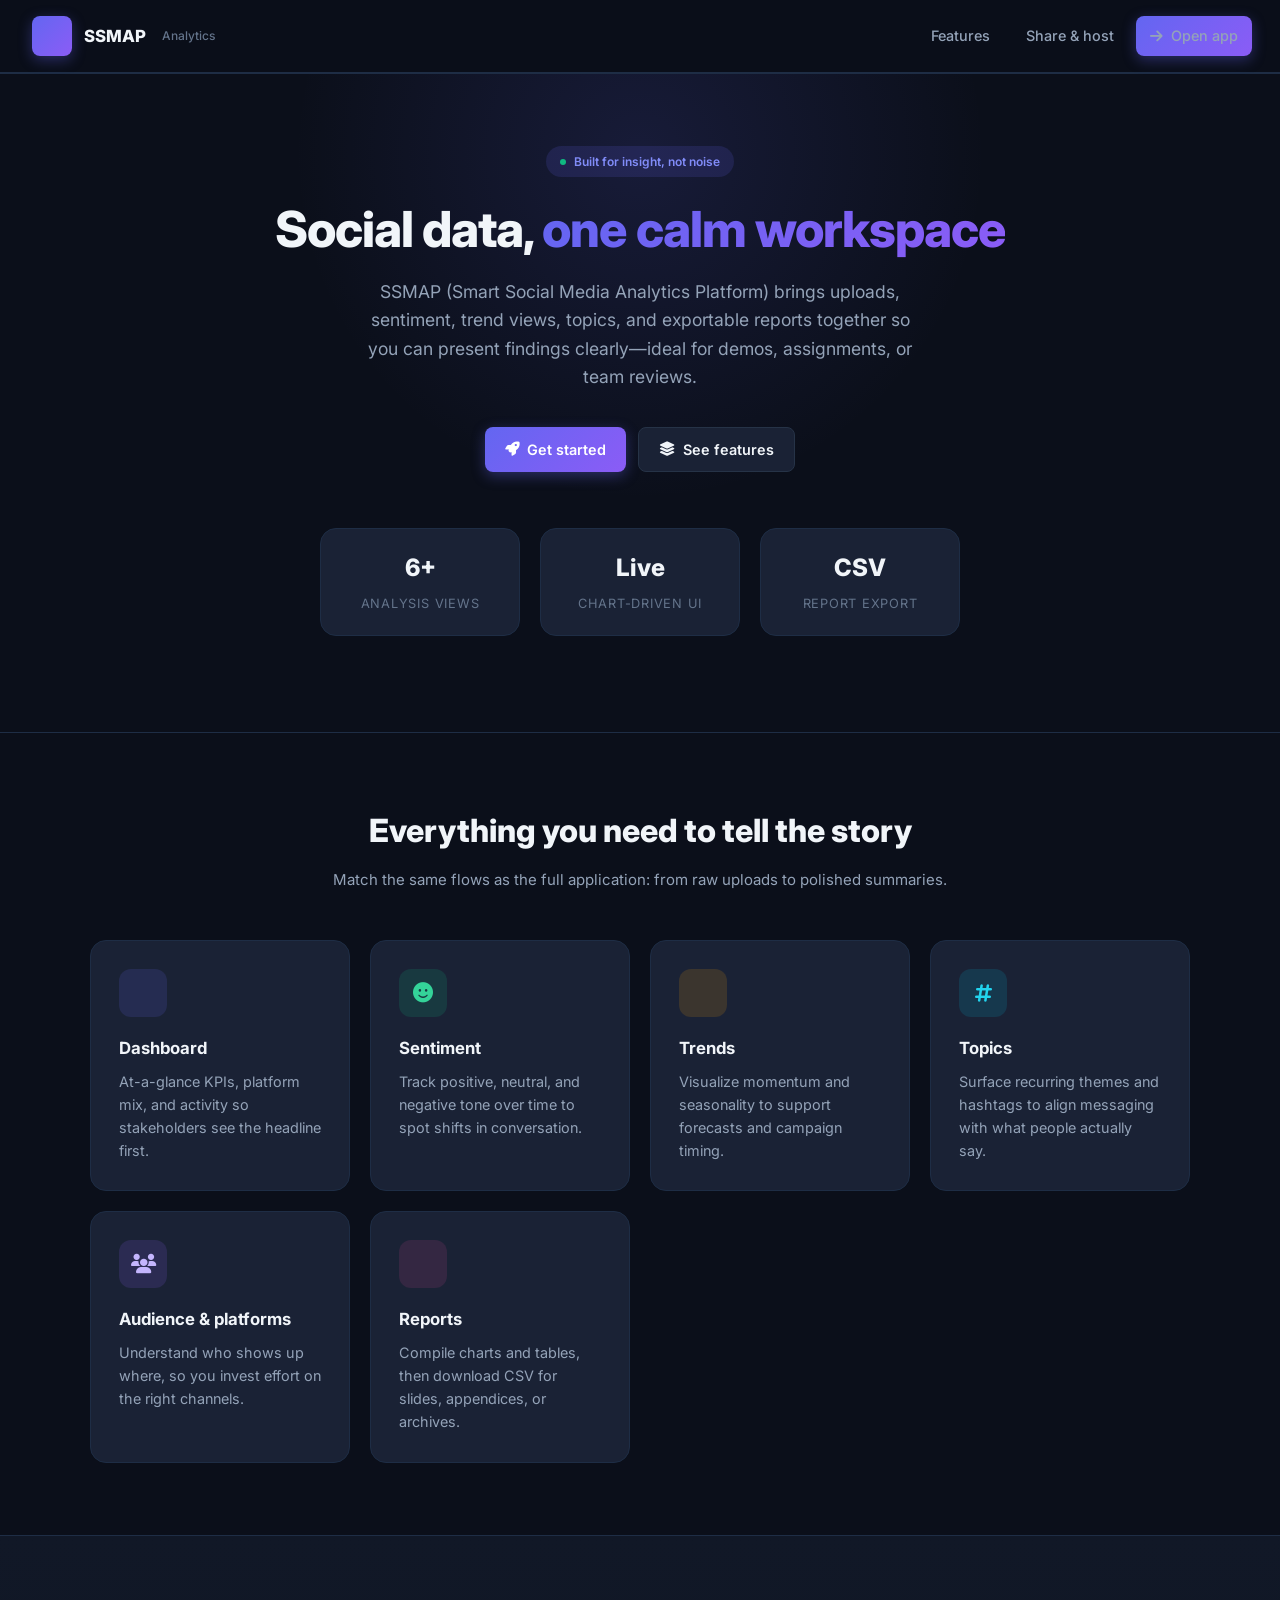
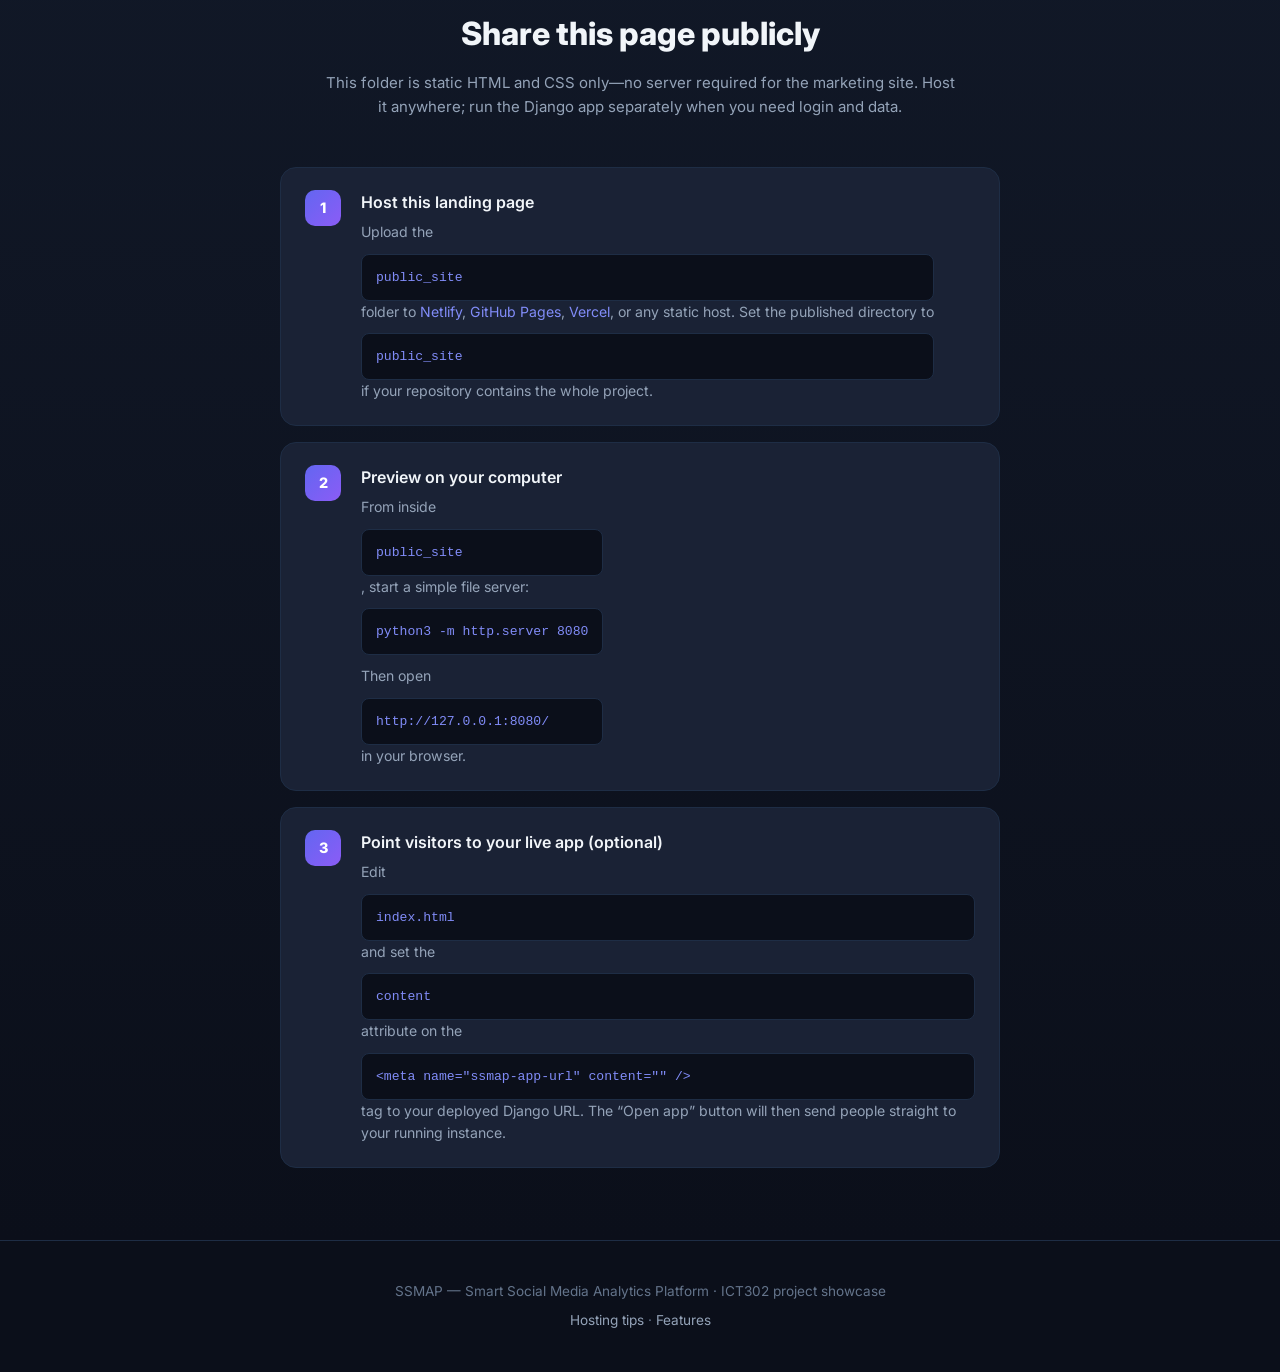
<file: public_site/index.html>
<!DOCTYPE html>
<html lang="en">
<head>
  <meta charset="UTF-8" />
  <meta name="viewport" content="width=device-width, initial-scale=1.0" />
  <title>SSMAP — Smart Social Media Analytics Platform</title>
  <meta name="description" content="Explore sentiment, trends, topics, and reports across social data. SSMAP is a modern analytics workspace for teams and coursework." />

  <!-- When you deploy the full Django app, set your live app URL here for the primary CTA. Leave empty to scroll to setup instructions. -->
  <meta name="ssmap-app-url" content="" />

  <meta property="og:title" content="SSMAP — Social Media Analytics" />
  <meta property="og:description" content="Dashboards, sentiment, trends, topics, and reports in one place." />
  <meta property="og:type" content="website" />
  <meta name="twitter:card" content="summary_large_image" />

  <link rel="preconnect" href="https://fonts.googleapis.com" />
  <link rel="preconnect" href="https://fonts.gstatic.com" crossorigin />
  <link rel="stylesheet" href="https://cdnjs.cloudflare.com/ajax/libs/font-awesome/6.5.1/css/all.min.css" />
  <link rel="stylesheet" href="styles.css" />
</head>
<body>
  <header class="site-nav">
    <a href="#" class="nav-brand" aria-label="SSMAP home">
      <span class="logo-mark"><i class="fa-solid fa-chart-network" aria-hidden="true"></i></span>
      SSMAP <span>Analytics</span>
    </a>
    <button type="button" class="nav-toggle" aria-expanded="false" aria-controls="nav-menu" aria-label="Open menu">
      <i class="fa-solid fa-bars"></i>
    </button>
    <nav class="nav-links" id="nav-menu" aria-label="Primary">
      <a href="#features">Features</a>
      <a href="#get-started">Share &amp; host</a>
      <a id="try-app-btn" class="btn btn-primary" href="#get-started"><i class="fa-solid fa-arrow-right"></i> Open app</a>
    </nav>
  </header>

  <main>
    <section class="hero" aria-labelledby="hero-heading">
      <div class="hero-inner">
        <div class="badge-pill"><span class="dot" aria-hidden="true"></span> Built for insight, not noise</div>
        <h1 id="hero-heading">Social data, <span class="grad">one calm workspace</span></h1>
        <p class="hero-lead">
          SSMAP (Smart Social Media Analytics Platform) brings uploads, sentiment, trend views, topics, and exportable reports together so you can present findings clearly—ideal for demos, assignments, or team reviews.
        </p>
        <div class="hero-cta">
          <a id="try-app-btn-hero" class="btn btn-primary" href="#get-started"><i class="fa-solid fa-rocket"></i> Get started</a>
          <a class="btn btn-secondary" href="#features"><i class="fa-solid fa-layer-group"></i> See features</a>
        </div>
        <div class="hero-stats" role="presentation">
          <div class="stat-box"><strong>6+</strong><span>Analysis views</span></div>
          <div class="stat-box"><strong>Live</strong><span>Chart-driven UI</span></div>
          <div class="stat-box"><strong>CSV</strong><span>Report export</span></div>
        </div>
      </div>
    </section>

    <section id="features" aria-labelledby="features-heading">
      <div class="section-head">
        <h2 id="features-heading">Everything you need to tell the story</h2>
        <p>Match the same flows as the full application: from raw uploads to polished summaries.</p>
      </div>
      <div class="feature-grid">
        <article class="feature-card">
          <div class="feature-icon i1"><i class="fa-solid fa-grid-2"></i></div>
          <h3>Dashboard</h3>
          <p>At-a-glance KPIs, platform mix, and activity so stakeholders see the headline first.</p>
        </article>
        <article class="feature-card">
          <div class="feature-icon i2"><i class="fa-solid fa-face-smile"></i></div>
          <h3>Sentiment</h3>
          <p>Track positive, neutral, and negative tone over time to spot shifts in conversation.</p>
        </article>
        <article class="feature-card">
          <div class="feature-icon i3"><i class="fa-solid fa-chart-line-up"></i></div>
          <h3>Trends</h3>
          <p>Visualize momentum and seasonality to support forecasts and campaign timing.</p>
        </article>
        <article class="feature-card">
          <div class="feature-icon i4"><i class="fa-solid fa-hashtag"></i></div>
          <h3>Topics</h3>
          <p>Surface recurring themes and hashtags to align messaging with what people actually say.</p>
        </article>
        <article class="feature-card">
          <div class="feature-icon i5"><i class="fa-solid fa-users"></i></div>
          <h3>Audience &amp; platforms</h3>
          <p>Understand who shows up where, so you invest effort on the right channels.</p>
        </article>
        <article class="feature-card">
          <div class="feature-icon i6"><i class="fa-solid fa-file-chart-column"></i></div>
          <h3>Reports</h3>
          <p>Compile charts and tables, then download CSV for slides, appendices, or archives.</p>
        </article>
      </div>
    </section>

    <section id="get-started" class="get-started" aria-labelledby="get-started-heading">
      <div class="section-head">
        <h2 id="get-started-heading">Share this page publicly</h2>
        <p>This folder is static HTML and CSS only—no server required for the marketing site. Host it anywhere; run the Django app separately when you need login and data.</p>
      </div>
      <div class="steps">
        <div class="step">
          <div class="step-num">1</div>
          <div class="step-body">
            <h3>Host this landing page</h3>
            <p>Upload the <code>public_site</code> folder to <a href="https://www.netlify.com/">Netlify</a>, <a href="https://pages.github.com/">GitHub Pages</a>, <a href="https://vercel.com/">Vercel</a>, or any static host. Set the published directory to <code>public_site</code> if your repository contains the whole project.</p>
          </div>
        </div>
        <div class="step">
          <div class="step-num">2</div>
          <div class="step-body">
            <h3>Preview on your computer</h3>
            <p>From inside <code>public_site</code>, start a simple file server:</p>
            <code>python3 -m http.server 8080</code>
            <p style="margin-top:10px">Then open <code>http://127.0.0.1:8080/</code> in your browser.</p>
          </div>
        </div>
        <div class="step">
          <div class="step-num">3</div>
          <div class="step-body">
            <h3>Point visitors to your live app (optional)</h3>
            <p>Edit <code>index.html</code> and set the <code>content</code> attribute on the <code>&lt;meta name="ssmap-app-url" content="" /&gt;</code> tag to your deployed Django URL. The “Open app” button will then send people straight to your running instance.</p>
          </div>
        </div>
      </div>
    </section>
  </main>

  <footer class="site-footer">
    <p>SSMAP — Smart Social Media Analytics Platform · ICT302 project showcase</p>
    <p style="margin-top:8px"><a href="#get-started">Hosting tips</a> · <a href="#features">Features</a></p>
  </footer>

  <script>
    (function () {
      var meta = document.querySelector('meta[name="ssmap-app-url"]');
      var url = meta && meta.getAttribute('content') ? meta.getAttribute('content').trim() : '';
      var btns = document.querySelectorAll('#try-app-btn, #try-app-btn-hero');
      btns.forEach(function (btn) {
        if (url) {
          btn.setAttribute('href', url);
          btn.setAttribute('target', '_blank');
          btn.setAttribute('rel', 'noopener noreferrer');
        }
      });

      var toggle = document.querySelector('.nav-toggle');
      var menu = document.getElementById('nav-menu');
      if (toggle && menu) {
        toggle.addEventListener('click', function () {
          var open = menu.classList.toggle('open');
          toggle.setAttribute('aria-expanded', open ? 'true' : 'false');
        });
        menu.querySelectorAll('a').forEach(function (link) {
          link.addEventListener('click', function () {
            menu.classList.remove('open');
            toggle.setAttribute('aria-expanded', 'false');
          });
        });
      }
    })();
  </script>
</body>
</html>
</file>
<file: public_site/styles.css>
/* SSMAP public landing — standalone (matches platform tokens) */
@import url('https://fonts.googleapis.com/css2?family=Inter:wght@300;400;500;600;700;800&display=swap');

:root {
  --bg-primary: #0b0f1a;
  --bg-secondary: #111827;
  --bg-card: #1a2235;
  --bg-card-hover: #1e2a40;
  --primary: #6366f1;
  --primary-dark: #4f46e5;
  --primary-light: #818cf8;
  --accent: #8b5cf6;
  --success: #10b981;
  --text-primary: #f1f5f9;
  --text-secondary: #94a3b8;
  --text-muted: #64748b;
  --border: #1e2d45;
  --border-light: #263347;
  --gradient-primary: linear-gradient(135deg, #6366f1, #8b5cf6);
  --shadow-md: 0 4px 16px rgba(0, 0, 0, 0.4);
  --shadow-lg: 0 8px 32px rgba(0, 0, 0, 0.5);
  --radius-sm: 8px;
  --radius-md: 12px;
  --radius-lg: 16px;
  --radius-xl: 24px;
}

*, *::before, *::after { box-sizing: border-box; margin: 0; padding: 0; }

html { scroll-behavior: smooth; }

body {
  font-family: 'Inter', -apple-system, BlinkMacSystemFont, sans-serif;
  background: var(--bg-primary);
  color: var(--text-primary);
  min-height: 100vh;
  font-size: 15px;
  line-height: 1.6;
  -webkit-font-smoothing: antialiased;
}

a { color: var(--primary-light); text-decoration: none; }
a:hover { color: var(--text-primary); }

/* Nav */
.site-nav {
  position: sticky;
  top: 0;
  z-index: 50;
  display: flex;
  align-items: center;
  justify-content: space-between;
  padding: 16px 28px;
  background: rgba(11, 15, 26, 0.85);
  backdrop-filter: blur(12px);
  border-bottom: 1px solid var(--border);
}

.nav-brand {
  display: flex;
  align-items: center;
  gap: 12px;
  font-weight: 800;
  font-size: 1.05rem;
  color: var(--text-primary);
}

.nav-brand span { color: var(--text-muted); font-weight: 500; font-size: 0.75rem; margin-left: 4px; }

.logo-mark {
  width: 40px;
  height: 40px;
  border-radius: var(--radius-sm);
  background: var(--gradient-primary);
  display: flex;
  align-items: center;
  justify-content: center;
  color: #fff;
  font-size: 1.1rem;
  box-shadow: 0 4px 14px rgba(99, 102, 241, 0.35);
}

.nav-links {
  display: flex;
  align-items: center;
  gap: 8px;
}

.nav-links a {
  color: var(--text-secondary);
  font-size: 0.9rem;
  font-weight: 500;
  padding: 8px 14px;
  border-radius: var(--radius-sm);
  transition: background 0.2s, color 0.2s;
}

.nav-links a:hover {
  background: var(--bg-card);
  color: var(--text-primary);
}

.btn {
  display: inline-flex;
  align-items: center;
  justify-content: center;
  gap: 8px;
  padding: 10px 20px;
  border-radius: var(--radius-sm);
  font-size: 0.9rem;
  font-weight: 600;
  cursor: pointer;
  border: none;
  font-family: inherit;
  transition: transform 0.2s, box-shadow 0.2s;
}

.btn-primary {
  background: var(--gradient-primary);
  color: #fff;
  box-shadow: 0 4px 14px rgba(99, 102, 241, 0.35);
}

.btn-primary:hover {
  transform: translateY(-1px);
  box-shadow: 0 6px 20px rgba(99, 102, 241, 0.45);
  color: #fff;
}

.btn-secondary {
  background: var(--bg-card);
  color: var(--text-primary);
  border: 1px solid var(--border-light);
}

.btn-secondary:hover {
  border-color: var(--primary);
  color: var(--text-primary);
}

.nav-toggle { display: none; background: none; border: none; color: var(--text-primary); font-size: 1.25rem; cursor: pointer; }

@media (max-width: 768px) {
  .nav-toggle { display: flex; }
  .nav-links {
    display: none;
    position: absolute;
    top: 100%;
    left: 0;
    right: 0;
    flex-direction: column;
    padding: 16px;
    background: var(--bg-secondary);
    border-bottom: 1px solid var(--border);
    gap: 4px;
  }
  .nav-links.open { display: flex; }
  .nav-links .btn { width: 100%; }
}

/* Hero */
.hero {
  position: relative;
  padding: 72px 28px 96px;
  overflow: hidden;
}

.hero::before {
  content: '';
  position: absolute;
  width: 720px;
  height: 720px;
  border-radius: 50%;
  background: radial-gradient(circle, rgba(99, 102, 241, 0.14), transparent 68%);
  top: -280px;
  left: 50%;
  transform: translateX(-50%);
  pointer-events: none;
}

.hero-inner {
  position: relative;
  max-width: 920px;
  margin: 0 auto;
  text-align: center;
}

.badge-pill {
  display: inline-flex;
  align-items: center;
  gap: 8px;
  padding: 6px 14px;
  border-radius: 999px;
  font-size: 0.75rem;
  font-weight: 600;
  background: rgba(99, 102, 241, 0.15);
  color: var(--primary-light);
  margin-bottom: 24px;
}

.badge-pill .dot {
  width: 6px;
  height: 6px;
  border-radius: 50%;
  background: var(--success);
  animation: pulse 1.8s ease-in-out infinite;
}

@keyframes pulse {
  0%, 100% { opacity: 1; }
  50% { opacity: 0.45; }
}

.hero h1 {
  font-size: clamp(2rem, 5vw, 3.1rem);
  font-weight: 800;
  line-height: 1.15;
  letter-spacing: -0.02em;
  margin-bottom: 20px;
}

.hero h1 .grad {
  background: var(--gradient-primary);
  -webkit-background-clip: text;
  -webkit-text-fill-color: transparent;
  background-clip: text;
}

.hero-lead {
  font-size: 1.1rem;
  color: var(--text-secondary);
  max-width: 560px;
  margin: 0 auto 36px;
}

.hero-cta {
  display: flex;
  flex-wrap: wrap;
  gap: 12px;
  justify-content: center;
  margin-bottom: 56px;
}

.hero-stats {
  display: grid;
  grid-template-columns: repeat(3, 1fr);
  gap: 20px;
  max-width: 640px;
  margin: 0 auto;
}

.stat-box {
  background: var(--bg-card);
  border: 1px solid var(--border);
  border-radius: var(--radius-lg);
  padding: 20px 16px;
  transition: border-color 0.2s, transform 0.2s;
}

.stat-box:hover {
  border-color: var(--border-light);
  transform: translateY(-2px);
}

.stat-box strong {
  display: block;
  font-size: 1.5rem;
  font-weight: 800;
  margin-bottom: 4px;
}

.stat-box span {
  font-size: 0.8rem;
  color: var(--text-muted);
  text-transform: uppercase;
  letter-spacing: 0.06em;
}

@media (max-width: 600px) {
  .hero-stats { grid-template-columns: 1fr; }
}

/* Sections */
section {
  padding: 72px 28px;
  border-top: 1px solid var(--border);
}

.section-head {
  max-width: 640px;
  margin: 0 auto 48px;
  text-align: center;
}

.section-head h2 {
  font-size: clamp(1.5rem, 3vw, 2rem);
  font-weight: 800;
  margin-bottom: 12px;
}

.section-head p {
  color: var(--text-secondary);
}

.feature-grid {
  display: grid;
  grid-template-columns: repeat(auto-fit, minmax(260px, 1fr));
  gap: 20px;
  max-width: 1100px;
  margin: 0 auto;
}

.feature-card {
  background: var(--bg-card);
  border: 1px solid var(--border);
  border-radius: var(--radius-lg);
  padding: 28px;
  transition: border-color 0.25s, box-shadow 0.25s;
}

.feature-card:hover {
  border-color: rgba(99, 102, 241, 0.35);
  box-shadow: var(--shadow-md);
}

.feature-icon {
  width: 48px;
  height: 48px;
  border-radius: var(--radius-md);
  display: flex;
  align-items: center;
  justify-content: center;
  font-size: 1.25rem;
  margin-bottom: 18px;
}

.feature-icon.i1 { background: rgba(99, 102, 241, 0.15); color: var(--primary-light); }
.feature-icon.i2 { background: rgba(16, 185, 129, 0.15); color: #34d399; }
.feature-icon.i3 { background: rgba(245, 158, 11, 0.15); color: #fbbf24; }
.feature-icon.i4 { background: rgba(6, 182, 212, 0.15); color: #22d3ee; }
.feature-icon.i5 { background: rgba(139, 92, 246, 0.15); color: #c4b5fd; }
.feature-icon.i6 { background: rgba(236, 72, 153, 0.12); color: #f472b6; }

.feature-card h3 {
  font-size: 1.05rem;
  font-weight: 700;
  margin-bottom: 8px;
}

.feature-card p {
  font-size: 0.9rem;
  color: var(--text-secondary);
}

/* Get started */
.get-started {
  background: linear-gradient(180deg, var(--bg-secondary) 0%, var(--bg-primary) 100%);
}

.steps {
  max-width: 720px;
  margin: 0 auto;
  display: flex;
  flex-direction: column;
  gap: 16px;
}

.step {
  display: flex;
  gap: 20px;
  align-items: flex-start;
  background: var(--bg-card);
  border: 1px solid var(--border);
  border-radius: var(--radius-lg);
  padding: 22px 24px;
}

.step-num {
  flex-shrink: 0;
  width: 36px;
  height: 36px;
  border-radius: 10px;
  background: var(--gradient-primary);
  color: #fff;
  font-weight: 800;
  font-size: 0.9rem;
  display: flex;
  align-items: center;
  justify-content: center;
}

.step-body h3 {
  font-size: 1rem;
  font-weight: 600;
  margin-bottom: 6px;
}

.step-body p, .step-body code {
  font-size: 0.88rem;
  color: var(--text-secondary);
}

.step-body code {
  display: block;
  margin-top: 10px;
  padding: 12px 14px;
  background: var(--bg-primary);
  border: 1px solid var(--border);
  border-radius: var(--radius-sm);
  color: var(--primary-light);
  font-family: ui-monospace, SFMono-Regular, Menlo, Monaco, monospace;
  font-size: 0.82rem;
  overflow-x: auto;
}

/* Footer */
.site-footer {
  padding: 40px 28px;
  border-top: 1px solid var(--border);
  text-align: center;
  color: var(--text-muted);
  font-size: 0.85rem;
}

.site-footer a { color: var(--text-secondary); }
.site-footer a:hover { color: var(--primary-light); }
</file>
